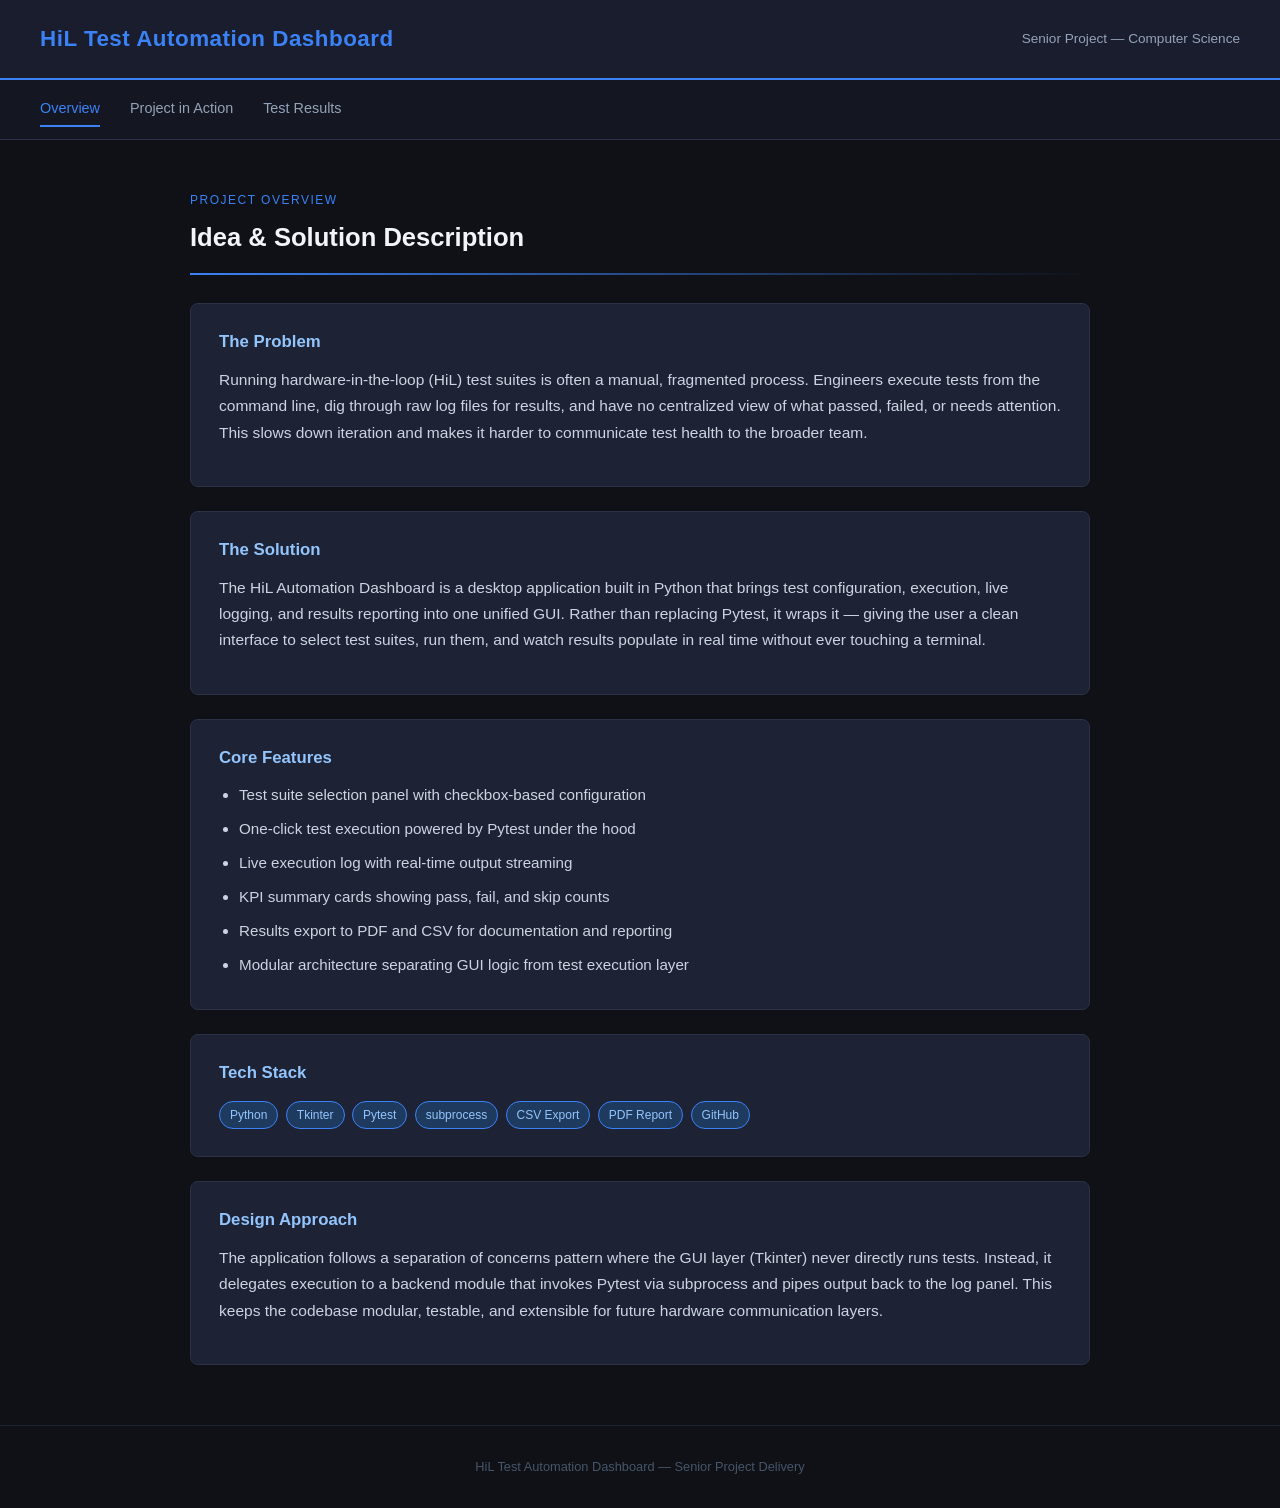
<file: index.html>
<!DOCTYPE html>
<html lang="en">
<head>
  <meta charset="UTF-8" />
  <meta name="viewport" content="width=device-width, initial-scale=1.0"/>
  <title>HiL Dashboard | Project Overview</title>
  <link rel="stylesheet" href="style.css" />
</head>
<body>

  <header>
    <h1>HiL Test Automation Dashboard</h1>
    <span>Senior Project &mdash; Computer Science</span>
  </header>

  <nav>
    <a href="index.html" class="active">Overview</a>
    <a href="screenshots.html">Project in Action</a>
    <a href="test-results.html">Test Results</a>
  </nav>

  <div class="container">

    <div class="section-label">Project Overview</div>
    <h2>Idea &amp; Solution Description</h2>
    <div class="divider"></div>

    <div class="card">
      <h3>The Problem</h3>
      <p>
        Running hardware-in-the-loop (HiL) test suites is often a manual, fragmented process. Engineers
        execute tests from the command line, dig through raw log files for results, and have no centralized
        view of what passed, failed, or needs attention. This slows down iteration and makes it harder to
        communicate test health to the broader team.
      </p>
    </div>

    <div class="card">
      <h3>The Solution</h3>
      <p>
        The HiL Automation Dashboard is a desktop application built in Python that brings test configuration,
        execution, live logging, and results reporting into one unified GUI. Rather than replacing Pytest,
        it wraps it — giving the user a clean interface to select test suites, run them, and watch results
        populate in real time without ever touching a terminal.
      </p>
    </div>

    <div class="card">
      <h3>Core Features</h3>
      <ul>
        <li>Test suite selection panel with checkbox-based configuration</li>
        <li>One-click test execution powered by Pytest under the hood</li>
        <li>Live execution log with real-time output streaming</li>
        <li>KPI summary cards showing pass, fail, and skip counts</li>
        <li>Results export to PDF and CSV for documentation and reporting</li>
        <li>Modular architecture separating GUI logic from test execution layer</li>
      </ul>
    </div>

    <div class="card">
      <h3>Tech Stack</h3>
      <div>
        <span class="tag">Python</span>
        <span class="tag">Tkinter</span>
        <span class="tag">Pytest</span>
        <span class="tag">subprocess</span>
        <span class="tag">CSV Export</span>
        <span class="tag">PDF Report</span>
        <span class="tag">GitHub</span>
      </div>
    </div>

    <div class="card">
      <h3>Design Approach</h3>
      <p>
        The application follows a separation of concerns pattern where the GUI layer (Tkinter) never
        directly runs tests. Instead, it delegates execution to a backend module that invokes Pytest
        via subprocess and pipes output back to the log panel. This keeps the codebase modular,
        testable, and extensible for future hardware communication layers.
      </p>
    </div>

  </div>

  <footer>
    HiL Test Automation Dashboard &mdash; Senior Project Delivery
  </footer>

</body>
</html>
</file>
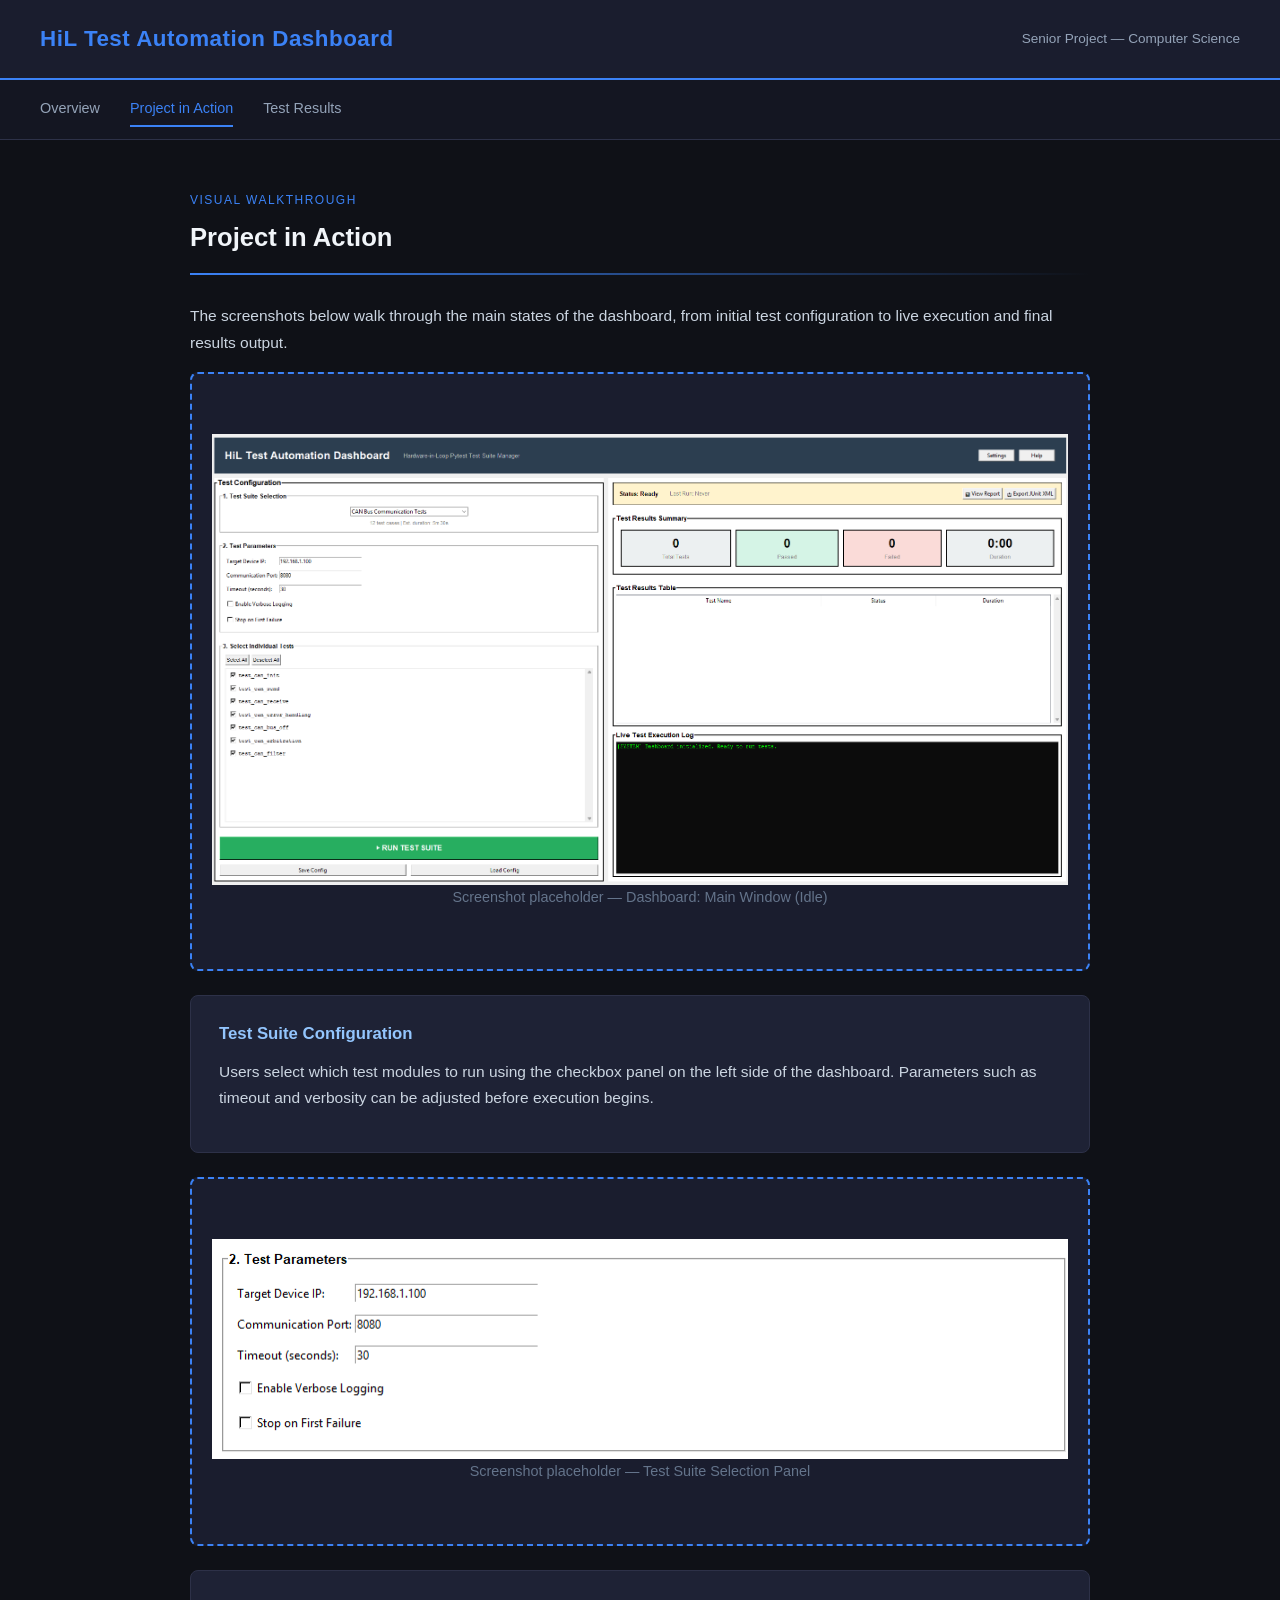
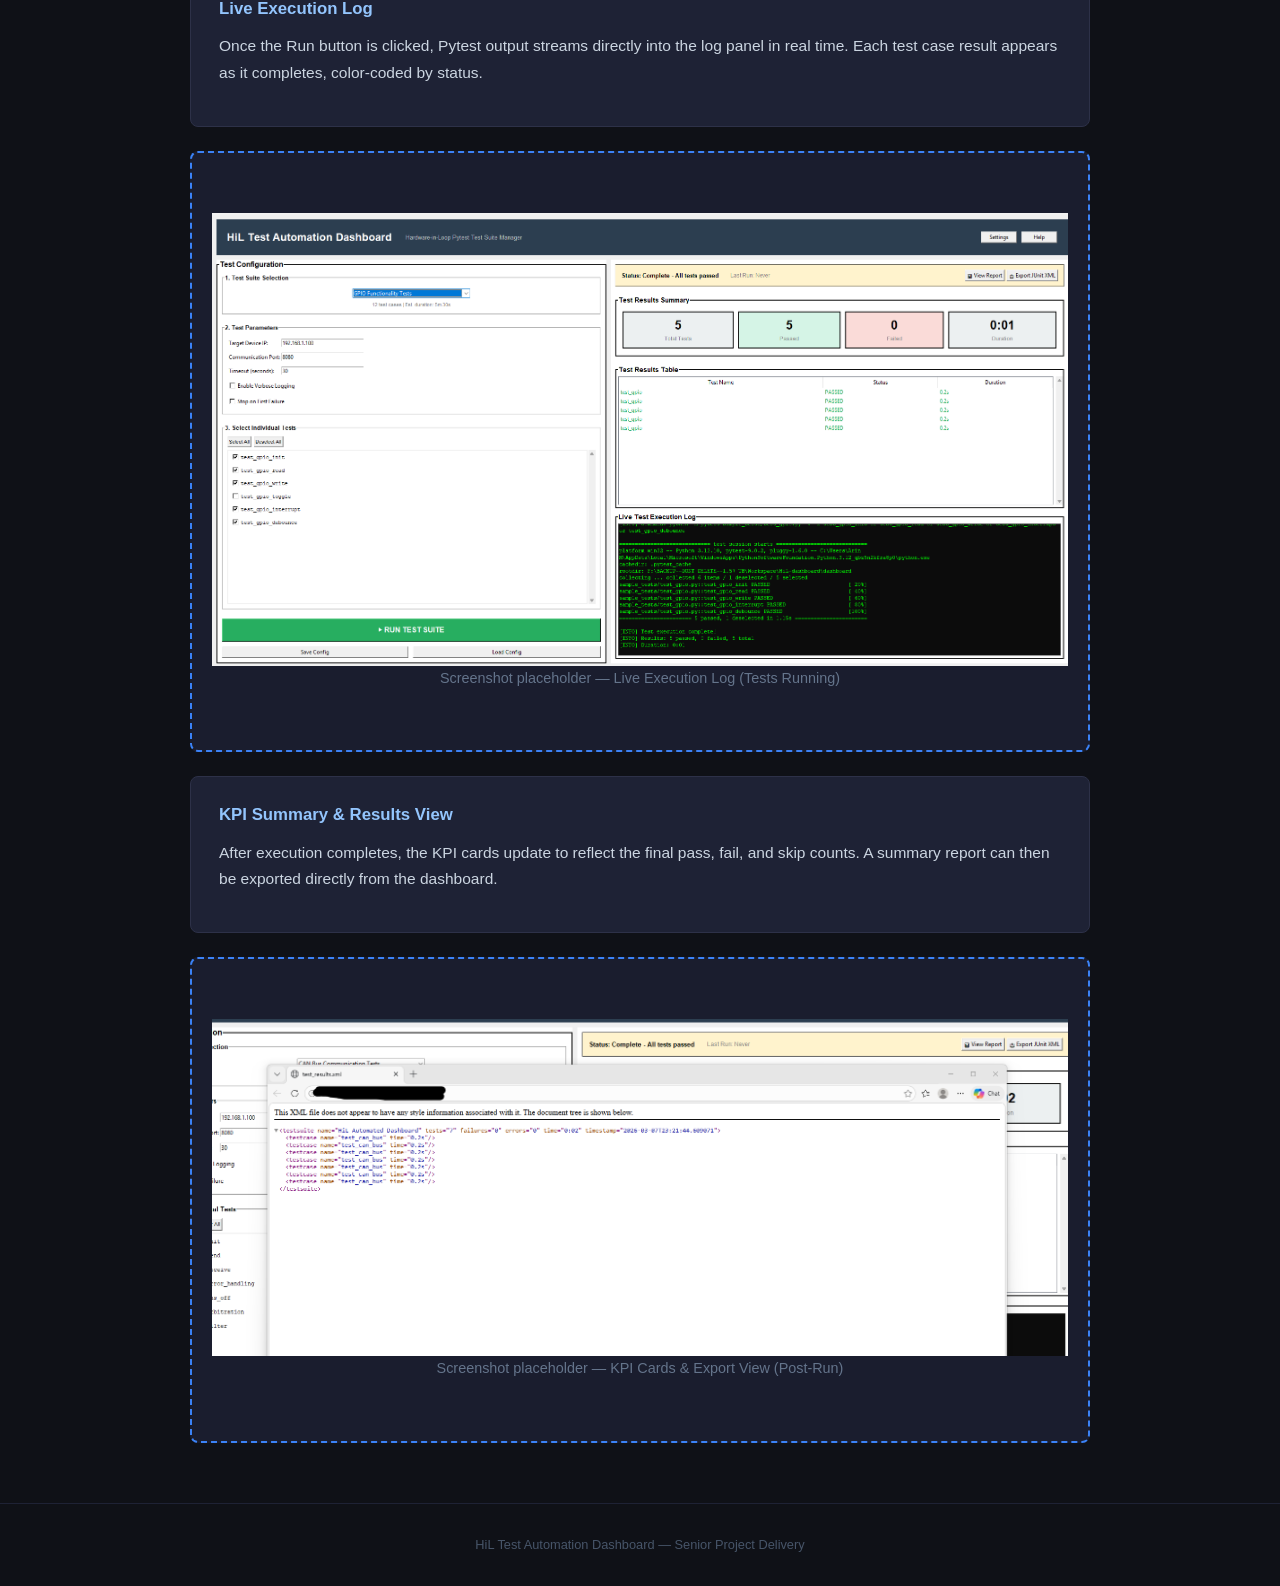
<file: screenshots.html>
<!DOCTYPE html>
<html lang="en">
<head>
  <meta charset="UTF-8" />
  <meta name="viewport" content="width=device-width, initial-scale=1.0"/>
  <title>HiL Dashboard | Project in Action</title>
  <link rel="stylesheet" href="style.css" />
</head>
<body>

  <header>
    <h1>HiL Test Automation Dashboard</h1>
    <span>Senior Project &mdash; Computer Science</span>
  </header>

  <nav>
    <a href="index.html">Overview</a>
    <a href="screenshots.html" class="active">Project in Action</a>
    <a href="test-results.html">Test Results</a>
  </nav>

  <div class="container">

    <div class="section-label">Visual Walkthrough</div>
    <h2>Project in Action</h2>
    <div class="divider"></div>

    <p>
      The screenshots below walk through the main states of the dashboard, from initial test
      configuration to live execution and final results output.
    </p>

    <div class="photo-placeholder">
            <img 
      src="assets/1_main_app_startup_idle.png" 
      alt="Pytest terminal output."
      style="max-width: 100%; height: auto; display: block;"
      />
      Screenshot placeholder &mdash; Dashboard: Main Window (Idle)
    </div>

    <div class="card">
      <h3>Test Suite Configuration</h3>
      <p>
        Users select which test modules to run using the checkbox panel on the left side of the
        dashboard. Parameters such as timeout and verbosity can be adjusted before execution begins.
      </p>
    </div>

    <div class="photo-placeholder">
            <img 
      src="assets/2_Test_Parameters.png" 
      alt="Pytest terminal output."
      style="max-width: 100%; height: auto; display: block;"
      />
      Screenshot placeholder &mdash; Test Suite Selection Panel
    </div>

    <div class="card">
      <h3>Live Execution Log</h3>
      <p>
        Once the Run button is clicked, Pytest output streams directly into the log panel in real time.
        Each test case result appears as it completes, color-coded by status.
      </p>
    </div>

    <div class="photo-placeholder">
            <img 
      src="assets/3_Test_results.png" 
      alt="Pytest terminal output."
      style="max-width: 100%; height: auto; display: block;"
      />
      Screenshot placeholder &mdash; Live Execution Log (Tests Running)
    </div>

    <div class="card">
      <h3>KPI Summary &amp; Results View</h3>
      <p>
        After execution completes, the KPI cards update to reflect the final pass, fail, and skip
        counts. A summary report can then be exported directly from the dashboard.
      </p>
    </div>

    <div class="photo-placeholder">
            <img 
      src="assets/4_Export_XML.png" 
      alt="Pytest terminal output."
      style="max-width: 100%; height: auto; display: block;"
      />
      Screenshot placeholder &mdash; KPI Cards &amp; Export View (Post-Run)
    </div>

  </div>

  <footer>
    HiL Test Automation Dashboard &mdash; Senior Project Delivery
  </footer>

</body>
</html>
</file>
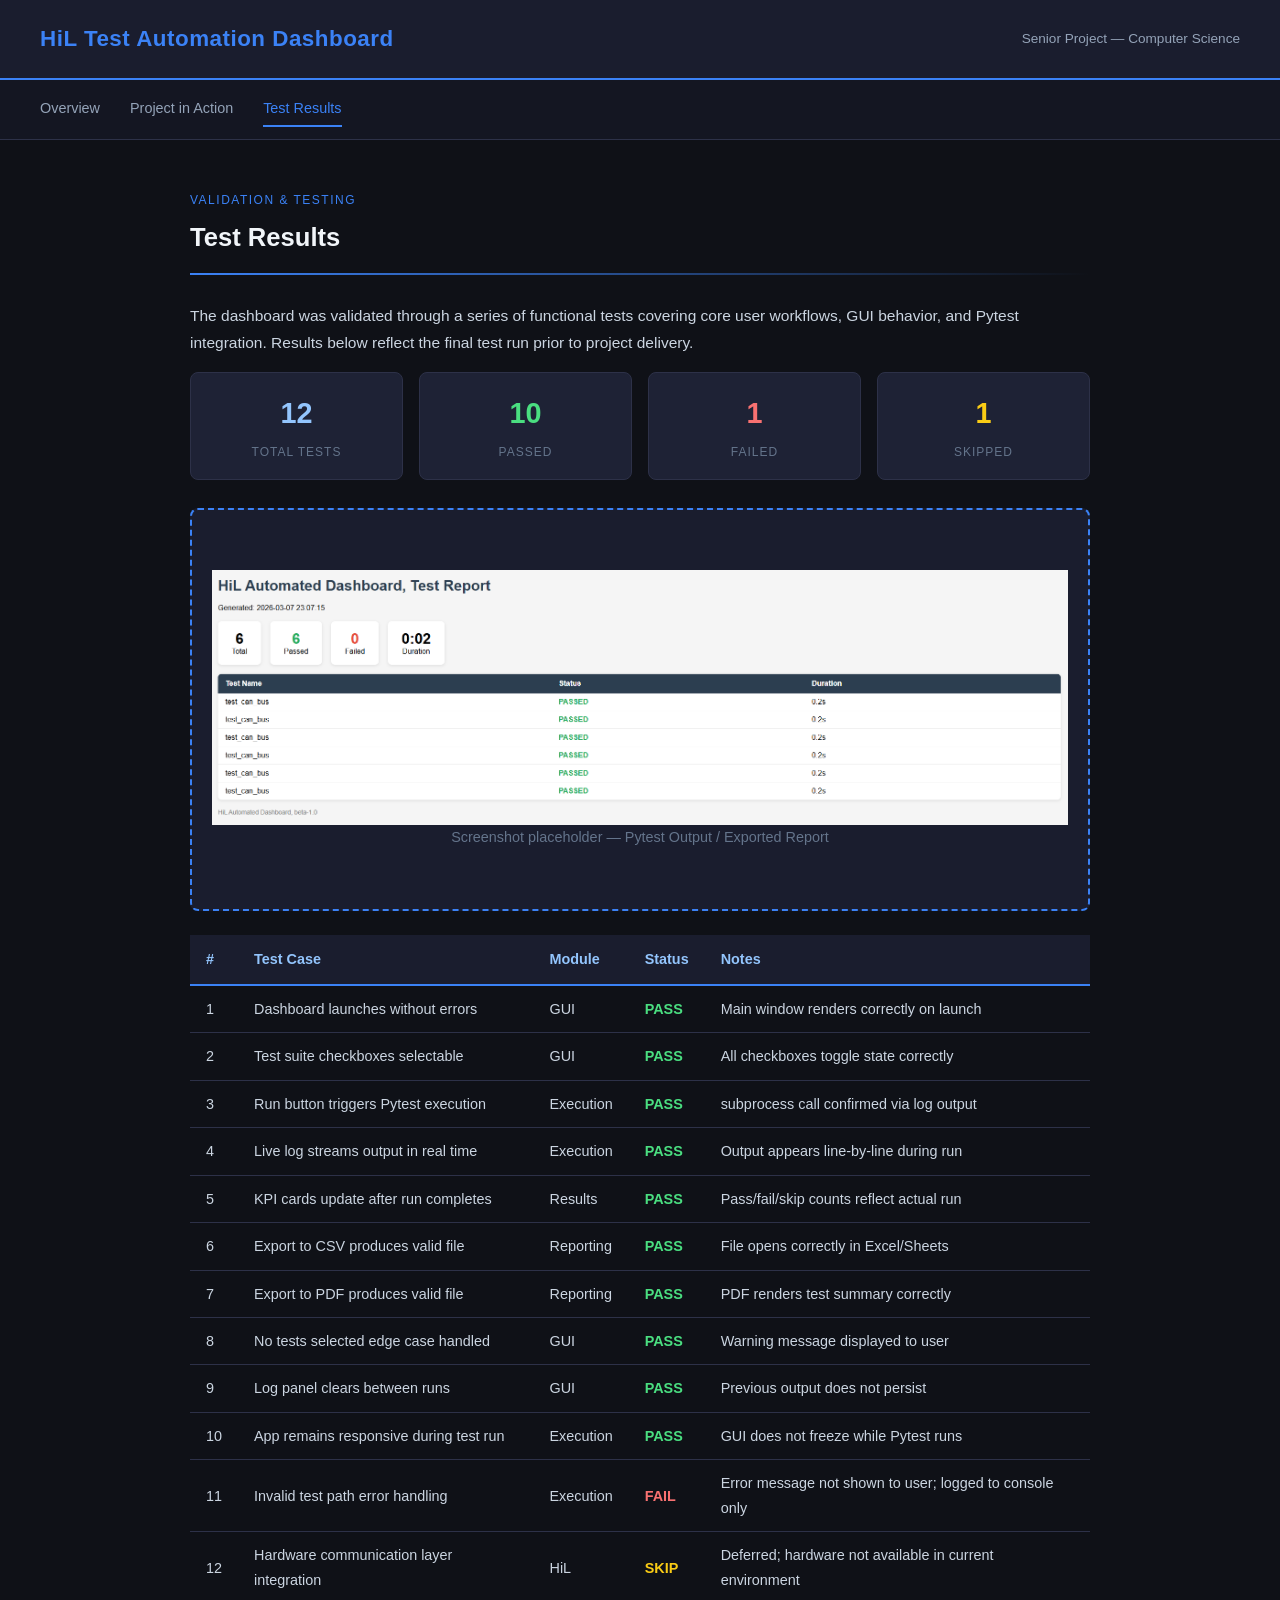
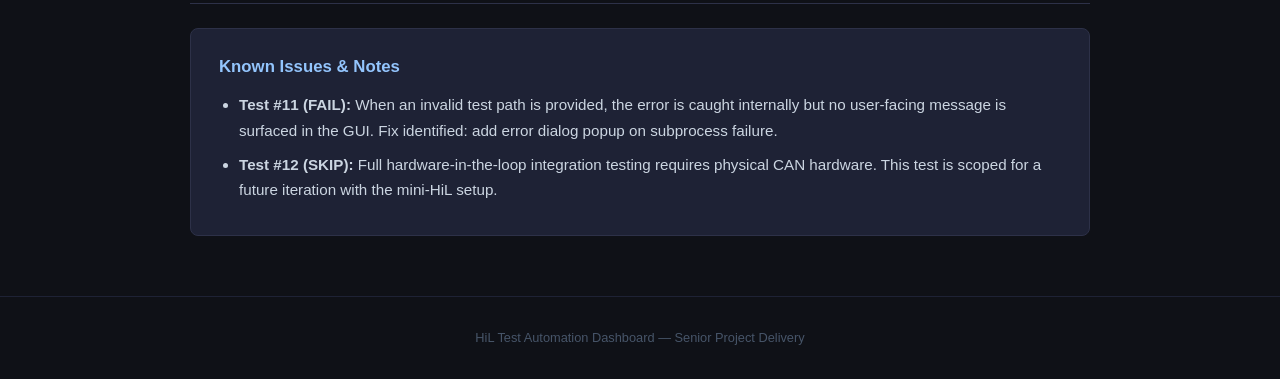
<file: test-results.html>
<!DOCTYPE html>
<html lang="en">
<head>
  <meta charset="UTF-8" />
  <meta name="viewport" content="width=device-width, initial-scale=1.0"/>
  <title>HiL Dashboard | Test Results</title>
  <link rel="stylesheet" href="style.css" />
</head>
<body>

  <header>
    <h1>HiL Test Automation Dashboard</h1>
    <span>Senior Project &mdash; Computer Science</span>
  </header>

  <nav>
    <a href="index.html">Overview</a>
    <a href="screenshots.html">Project in Action</a>
    <a href="test-results.html" class="active">Test Results</a>
  </nav>

  <div class="container">

    <div class="section-label">Validation &amp; Testing</div>
    <h2>Test Results</h2>
    <div class="divider"></div>

    <p>
      The dashboard was validated through a series of functional tests covering core user workflows,
      GUI behavior, and Pytest integration. Results below reflect the final test run prior to project delivery.
    </p>

    <div class="summary-bar">
      <div class="stat-box total">
        <div class="number">12</div>
        <div class="label">Total Tests</div>
      </div>
      <div class="stat-box passed">
        <div class="number">10</div>
        <div class="label">Passed</div>
      </div>
      <div class="stat-box failed">
        <div class="number">1</div>
        <div class="label">Failed</div>
      </div>
      <div class="stat-box skipped">
        <div class="number">1</div>
        <div class="label">Skipped</div>
      </div>
    </div>

    <div class="photo-placeholder">
      <img 
      src="assets/Test_results.png" 
      alt="Pytest terminal output."
      style="max-width: 100%; height: auto; display: block;"
      />
      Screenshot placeholder &mdash; Pytest Output / Exported Report
    </div>

    <table>
      <thead>
        <tr>
          <th>#</th>
          <th>Test Case</th>
          <th>Module</th>
          <th>Status</th>
          <th>Notes</th>
        </tr>
      </thead>
      <tbody>
        <tr>
          <td>1</td>
          <td>Dashboard launches without errors</td>
          <td>GUI</td>
          <td class="pass">PASS</td>
          <td>Main window renders correctly on launch</td>
        </tr>
        <tr>
          <td>2</td>
          <td>Test suite checkboxes selectable</td>
          <td>GUI</td>
          <td class="pass">PASS</td>
          <td>All checkboxes toggle state correctly</td>
        </tr>
        <tr>
          <td>3</td>
          <td>Run button triggers Pytest execution</td>
          <td>Execution</td>
          <td class="pass">PASS</td>
          <td>subprocess call confirmed via log output</td>
        </tr>
        <tr>
          <td>4</td>
          <td>Live log streams output in real time</td>
          <td>Execution</td>
          <td class="pass">PASS</td>
          <td>Output appears line-by-line during run</td>
        </tr>
        <tr>
          <td>5</td>
          <td>KPI cards update after run completes</td>
          <td>Results</td>
          <td class="pass">PASS</td>
          <td>Pass/fail/skip counts reflect actual run</td>
        </tr>
        <tr>
          <td>6</td>
          <td>Export to CSV produces valid file</td>
          <td>Reporting</td>
          <td class="pass">PASS</td>
          <td>File opens correctly in Excel/Sheets</td>
        </tr>
        <tr>
          <td>7</td>
          <td>Export to PDF produces valid file</td>
          <td>Reporting</td>
          <td class="pass">PASS</td>
          <td>PDF renders test summary correctly</td>
        </tr>
        <tr>
          <td>8</td>
          <td>No tests selected edge case handled</td>
          <td>GUI</td>
          <td class="pass">PASS</td>
          <td>Warning message displayed to user</td>
        </tr>
        <tr>
          <td>9</td>
          <td>Log panel clears between runs</td>
          <td>GUI</td>
          <td class="pass">PASS</td>
          <td>Previous output does not persist</td>
        </tr>
        <tr>
          <td>10</td>
          <td>App remains responsive during test run</td>
          <td>Execution</td>
          <td class="pass">PASS</td>
          <td>GUI does not freeze while Pytest runs</td>
        </tr>
        <tr>
          <td>11</td>
          <td>Invalid test path error handling</td>
          <td>Execution</td>
          <td class="fail">FAIL</td>
          <td>Error message not shown to user; logged to console only</td>
        </tr>
        <tr>
          <td>12</td>
          <td>Hardware communication layer integration</td>
          <td>HiL</td>
          <td class="skip">SKIP</td>
          <td>Deferred; hardware not available in current environment</td>
        </tr>
      </tbody>
    </table>

    <div class="card">
      <h3>Known Issues &amp; Notes</h3>
      <ul>
        <li><strong>Test #11 (FAIL):</strong> When an invalid test path is provided, the error is caught internally but no user-facing message is surfaced in the GUI. Fix identified: add error dialog popup on subprocess failure.</li>
        <li><strong>Test #12 (SKIP):</strong> Full hardware-in-the-loop integration testing requires physical CAN hardware. This test is scoped for a future iteration with the mini-HiL setup.</li>
      </ul>
    </div>

  </div>

  <footer>
    HiL Test Automation Dashboard &mdash; Senior Project Delivery
  </footer>

</body>
</html>
</file>
<file: style.css>
* {
  margin: 0;
  padding: 0;
  box-sizing: border-box;
}

body {
  font-family: 'Segoe UI', Tahoma, Geneva, Verdana, sans-serif;
  background-color: #0f1117;
  color: #e2e8f0;
  line-height: 1.7;
}

header {
  background-color: #1a1d2e;
  border-bottom: 2px solid #3b82f6;
  padding: 20px 40px;
  display: flex;
  align-items: center;
  justify-content: space-between;
}

header h1 {
  font-size: 1.4rem;
  color: #3b82f6;
  letter-spacing: 0.5px;
}

header span {
  font-size: 0.85rem;
  color: #94a3b8;
}

nav {
  background-color: #141622;
  padding: 12px 40px;
  display: flex;
  gap: 30px;
  border-bottom: 1px solid #2d3148;
}

nav a {
  color: #94a3b8;
  text-decoration: none;
  font-size: 0.9rem;
  font-weight: 500;
  padding: 4px 0;
  border-bottom: 2px solid transparent;
  transition: all 0.2s;
}

nav a:hover,
nav a.active {
  color: #3b82f6;
  border-bottom: 2px solid #3b82f6;
}

.container {
  max-width: 960px;
  margin: 50px auto;
  padding: 0 30px;
}

h2 {
  font-size: 1.6rem;
  color: #f1f5f9;
  margin-bottom: 10px;
}

.section-label {
  font-size: 0.75rem;
  text-transform: uppercase;
  letter-spacing: 1.5px;
  color: #3b82f6;
  margin-bottom: 6px;
}

.divider {
  height: 2px;
  background: linear-gradient(to right, #3b82f6, transparent);
  margin: 14px 0 28px 0;
}

p {
  color: #cbd5e1;
  margin-bottom: 16px;
  font-size: 0.97rem;
}

.card {
  background-color: #1e2235;
  border: 1px solid #2d3148;
  border-radius: 8px;
  padding: 24px 28px;
  margin-bottom: 24px;
}

.card h3 {
  color: #93c5fd;
  font-size: 1.05rem;
  margin-bottom: 10px;
}

ul {
  padding-left: 20px;
  color: #cbd5e1;
  font-size: 0.95rem;
}

ul li {
  margin-bottom: 8px;
}

.tag {
  display: inline-block;
  background-color: #1e3a5f;
  color: #93c5fd;
  font-size: 0.75rem;
  padding: 3px 10px;
  border-radius: 20px;
  margin: 3px 3px 3px 0;
  border: 1px solid #3b82f6;
}

.photo-placeholder {
  background-color: #1a1d2e;
  border: 2px dashed #3b82f6;
  border-radius: 8px;
  padding: 60px 20px;
  text-align: center;
  color: #64748b;
  font-size: 0.9rem;
  margin-bottom: 24px;
}

.photo-placeholder span {
  display: block;
  font-size: 2rem;
  margin-bottom: 8px;
}

table {
  width: 100%;
  border-collapse: collapse;
  font-size: 0.9rem;
  margin-bottom: 24px;
}

thead {
  background-color: #1a1d2e;
}

thead th {
  text-align: left;
  padding: 12px 16px;
  color: #93c5fd;
  font-weight: 600;
  border-bottom: 2px solid #3b82f6;
}

tbody tr {
  border-bottom: 1px solid #2d3148;
  transition: background 0.15s;
}

tbody tr:hover {
  background-color: #1e2235;
}

tbody td {
  padding: 11px 16px;
  color: #cbd5e1;
}

.pass { color: #4ade80; font-weight: 600; }
.fail { color: #f87171; font-weight: 600; }
.skip { color: #facc15; font-weight: 600; }

.summary-bar {
  display: flex;
  gap: 16px;
  flex-wrap: wrap;
  margin-bottom: 28px;
}

.stat-box {
  flex: 1;
  min-width: 120px;
  background-color: #1e2235;
  border: 1px solid #2d3148;
  border-radius: 8px;
  padding: 16px 20px;
  text-align: center;
}

.stat-box .number {
  font-size: 1.8rem;
  font-weight: 700;
}

.stat-box .label {
  font-size: 0.75rem;
  color: #64748b;
  text-transform: uppercase;
  letter-spacing: 1px;
  margin-top: 4px;
}

.total .number   { color: #93c5fd; }
.passed .number  { color: #4ade80; }
.failed .number  { color: #f87171; }
.skipped .number { color: #facc15; }

footer {
  text-align: center;
  padding: 30px;
  color: #475569;
  font-size: 0.8rem;
  border-top: 1px solid #1e2235;
  margin-top: 60px;
}
</file>
